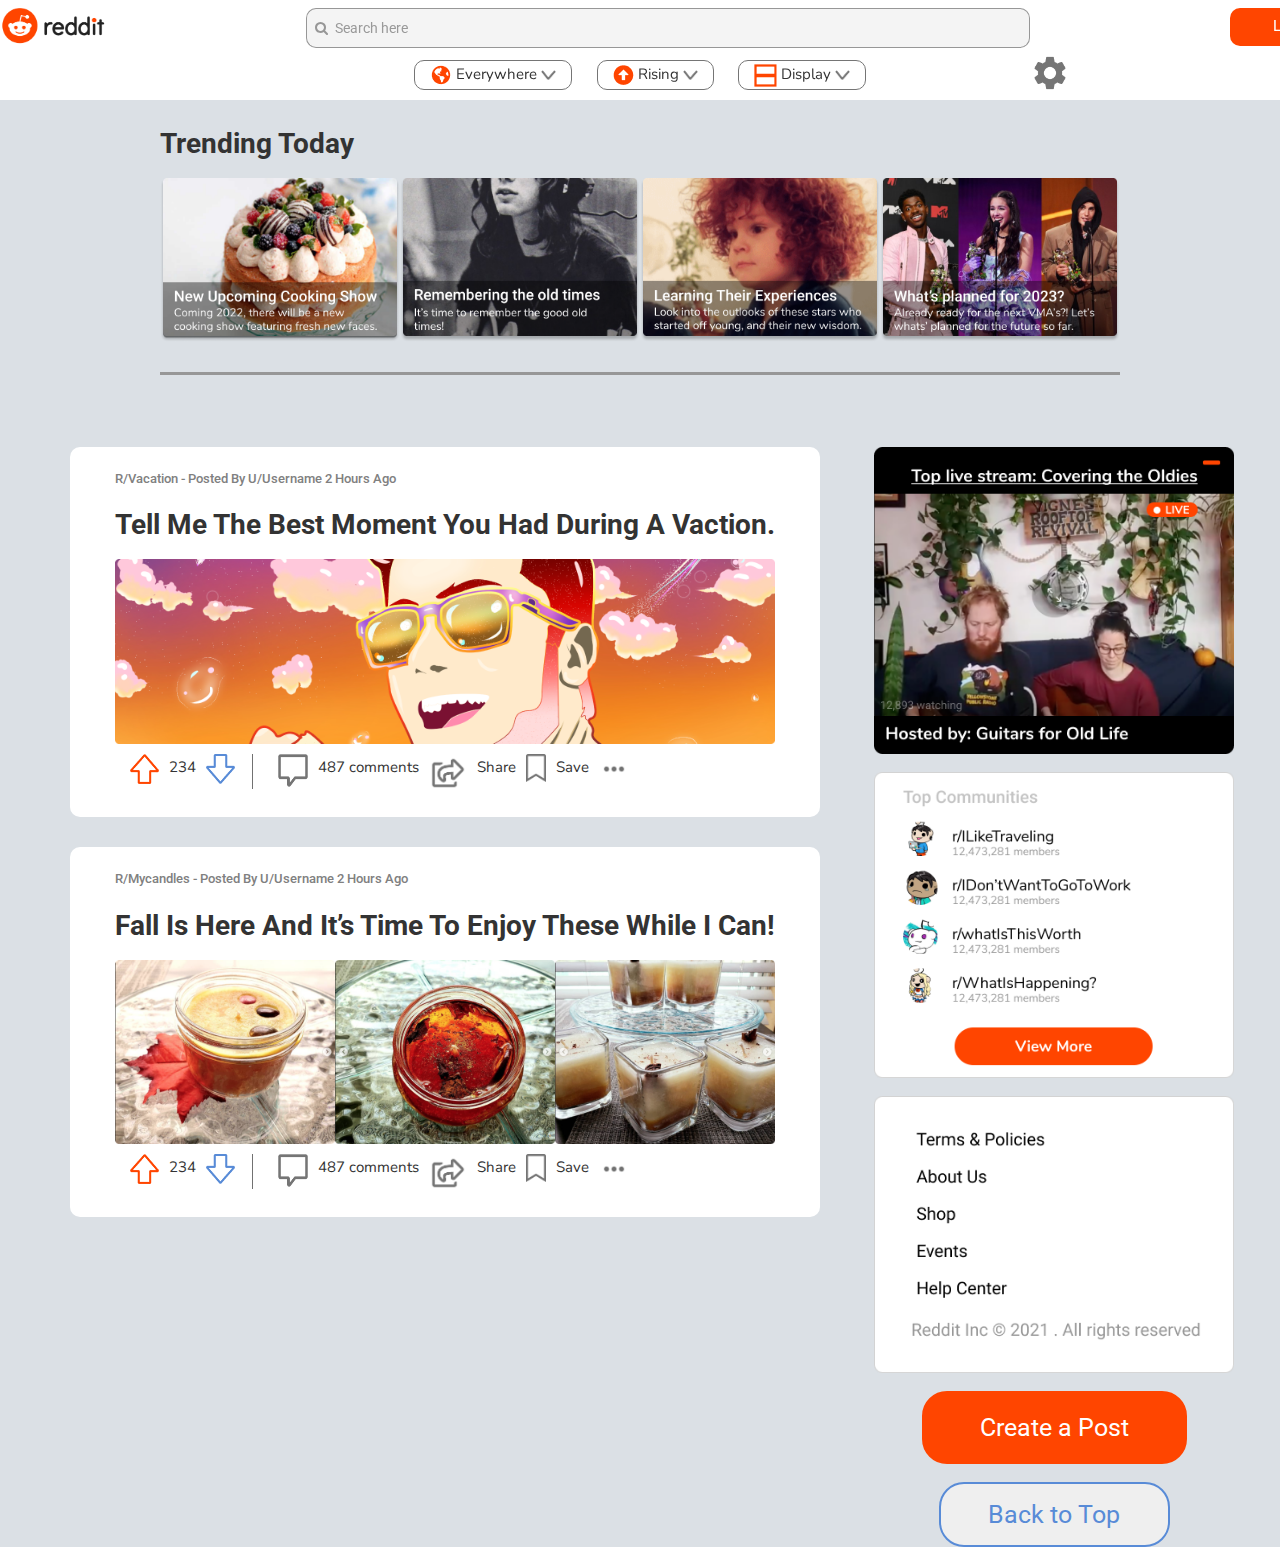
<file: index.html>
<!DOCTYPE html>
<!--[if lt IE 7]>      <html class="no-js lt-ie9 lt-ie8 lt-ie7"> <![endif]-->
<!--[if IE 7]>         <html class="no-js lt-ie9 lt-ie8"> <![endif]-->
<!--[if IE 8]>         <html class="no-js lt-ie9"> <![endif]-->
<!--[if gt IE 8]><!--> 

<html class="no-js"> <!--<![endif]-->
    <head>

        <!-- meta -->
        <meta charset="utf-8">
        <meta name="viewport" content="width=device-width, initial-scale=1">
        <meta http-equiv="X-UA-Compatible" content="IE=edge">

        <title>Reddit Redesign</title>
        
        <!-- stylesheets -->
        <link rel="preconnect" href="https://fonts.googleapis.com">
        <link rel="preconnect" href="https://fonts.gstatic.com" crossorigin>
        <link href="https://fonts.googleapis.com/css2?family=Nunito:ital,wght@0,200;0,300;0,400;0,600;0,700;0,800;0,900;1,200;1,300;1,400;1,600;1,700;1,800;1,900&display=swap" rel="stylesheet">
        <link rel="stylesheet" href="assets/css/bootstrap.min.css">
        <link rel="stylesheet" href="assets/css/font-awesome.min.css">
        <link rel="stylesheet" href="assets/css/animate.css">
        <link rel="stylesheet" href="assets/css/style.css">

    </head>

    <body>

        <nav class="navbar navbar-default navbar-fixed-top">
            <div ><!--THIS HAD A CONTAINER I REMOVED IT WAS HERE IF I NEED IT AGAIN-->
                <!-- Brand and toggle get grouped for better mobile display -->
                <div class="navbar-header navDisplay">
                    <img src="..\images\reddit-logo 1.png" alt="Site Logo"  height="48" width="106" class="inline-block topFix">
                    <div class="search-widget inline-block centerBox"><!--Search bar--> 
                        <div class="input-group margin-bottom-sm "><!--Box containing the search bar--><!--SEARCH BORDER GOES HERE-->
                            <a href="#" class="input-group-addon">
                                <i class="fa fa-search fa-fw"></i><!--This is the Search Icon-->
                            </a>
                            <input class="form-control" type="text" placeholder="Search here"><!--Input for text in search bar-->
                        </div>
                    </div>
                    <div>
                        <button class="inline-block login topFix2">Login</button><!--Login Button-->
                        <img src=".\images\setting icon-default.png" alt="Settings" class="inline-block widgetMargin" height="40px" width="40px"><!--Settings Widget-->
                    </div>
                </div>
                <div class="navbar-header2 navDisplay2">
                    <div class="dropSpacing navDisplay2">
                        <div class="inline-block dropDown">
                            <img src=".\images\everywhere_icon.png" alt="Earth_icon" class="buttonL">
                            <p class="inline-block">Everywhere</p>
                            <img src=".\images\Drop_icon.png" alt="drop_icon" height="10px" width="15px" class="buttonR">
                        </div>
                        <div class="inline-block dropDown">
                            <img src=".\images\rising_Icon.png" alt="Rising_icon" class="buttonL">
                            <p class="inline-block">Rising</p>
                            <img src=".\images\Drop_icon.png" alt="drop_icon" height="10px" width="15px" class="buttonR">
                        </div>                    <div class="inline-block dropDown">
                            <img src=".\images\display_Icon.png" alt="Display_icon" class="buttonL">
                            <p class="inline-block">Display</p>
                            <img src=".\images\Drop_icon.png" alt="drop_icon" height="10px" width="15px" class="buttonR">
                        </div>
                    </div>
                </div>
            </div><!-- end of /.container -->
        </nav>

<!--- Trending section start-->

<h2 class="today">Trending Today</h2>
<div class="containerT">
    <div class="trending">
        <img src="./images/Trending 1.png" alt="trending1" width="25%"> 
        <img src="./images/Trending 2.png" alt="trending2" width="25%">
        <img src="./images/Trending 3.png" alt="trending3" width="25%">
        <img src="./images/Trending 4.png" alt="trending4" width="25%">
    </div>

</div>

<!--- Trending section end-->

        <main>
            <div class="container">
                <div class="row">

                    <!-- blog-contents -->
                    <section class="col-md-8">

                        <article class="single-blog-item">
                            
                            <h6> r/vacation - Posted by u/username 2 hours ago</h6>
                            <h2>Tell me the best moment you had during a vaction.</h2>
                            <img class="img-responsive" src="./images/Chandler 3.png" alt="vacation">

                            <div class="icons">
                                <div class="arrows">
                                    <img class ="spacing" src="./images/orangeArrowEmpty.png" alt="upArrow" height="30" width="30">
                                    <p class ="spacing">234</p>
                                    <img class ="spacing" src="./images/blueArrowEmpty.png" alt="downArrow" height="30" width="30">
                                    <img class="line" src="./images/line.png" alt="line" height="35">
                                </div>

                                <div class="otherIcons">
                                    <img class ="spacing" src="./images/commentEmpty.png" alt="commentIcon" height="33" width="30">
                                    <p class ="spacing">487 comments</p>
                                    <img class ="spacing" src="./images/shareEmpty.png" alt="shareIcon" height="38" width="38">
                                    <p class ="spacing">Share</p>
                                    <img class ="spacing" src="./images/saveEmpty.png" alt="saveIcon" height="28" width="20">
                                    <p class ="spacing">Save</p>
                                    <img class ="spacing" src="./images/3dotsEmpty.png" alt="moreIcon" height="30" width="30">
                                </div>
                            </div>

                        </article>
                        <article class="single-blog-item">

                            <h6> r/mycandles - Posted by u/username 2 hours ago</h6>
                            <h2>Fall is here and it’s time to enjoy these while I can!</h2>
                            <img class="img-responsive" src="./images/candles.png" alt="spoon">

                            <div class="icons">
                                <div class="arrows">
                                    <img class ="spacing" src="./images/orangeArrowEmpty.png" alt="upArrow" height="30" width="30">
                                    <p class ="spacing">234</p>
                                    <img class ="spacing" src="./images/blueArrowEmpty.png" alt="downArrow" height="30" width="30">
                                    <img class="line" src="./images/line.png" alt="line" height="35">
                                </div>

                                <div class="otherIcons">
                                    <img class ="spacing" src="./images/commentEmpty.png" alt="commentIcon" height="33" width="30">
                                    <p class ="spacing">487 comments</p>
                                    <img class ="spacing" src="./images/shareEmpty.png" alt="shareIcon" height="38" width="38">
                                    <p class ="spacing">Share</p>
                                    <img class ="spacing" src="./images/saveEmpty.png" alt="saveIcon" height="28" width="20">
                                    <p class ="spacing">Save</p>
                                    <img class ="spacing" src="./images/3dotsEmpty.png" alt="moreIcon" height="30" width="30">
                                </div>
                            </div>

                        </article>
                    </section>
                    <!-- end of blog-contents -->

                    <!-- sidebar -->

                    <aside class="col-md-4 col-sm-8 col-xs-8">
                        <div class="sidebar">
                            
                            <a href="http://themewagon.com/" class="template-images liveStream">
                                <img class="img-responsive" src="./images/live stream.png" alt="Template Store">
                                <div class="overlay"></div>
                            </a>
                            
                            <img class="sidebarContent img-responsive" src="./images/Group 137.png" alt="topCommunities">
                            <img class="img-responsive" src="./images/footer416.png" alt="footer">   

                            <div class="buttons">
                                <button class ="bttnOrange">Create a Post</button>
                                <button class ="bttnBlue">Back to Top</button>
                            </div>
                        </div>
                    </aside> 
                    <!-- end of sidebar -->

                </div>
            </div> <!-- end of /.container -->
        </main>


        
              


        <!--  Necessary scripts  -->

        <script type="text/javascript" src="assets/js/jquery-2.1.3.min.js"></script>
        <script type="text/javascript" src="assets/js/bootstrap.min.js"></script>
        <script type="text/javascript" src="assets/js/jQuery.scrollSpeed.js"></script>

        <!-- smooth-scroll -->

        <script>
        $(function() {  
            jQuery.scrollSpeed(100, 1000);
        });
        </script>

    </body>
</html>
</file>
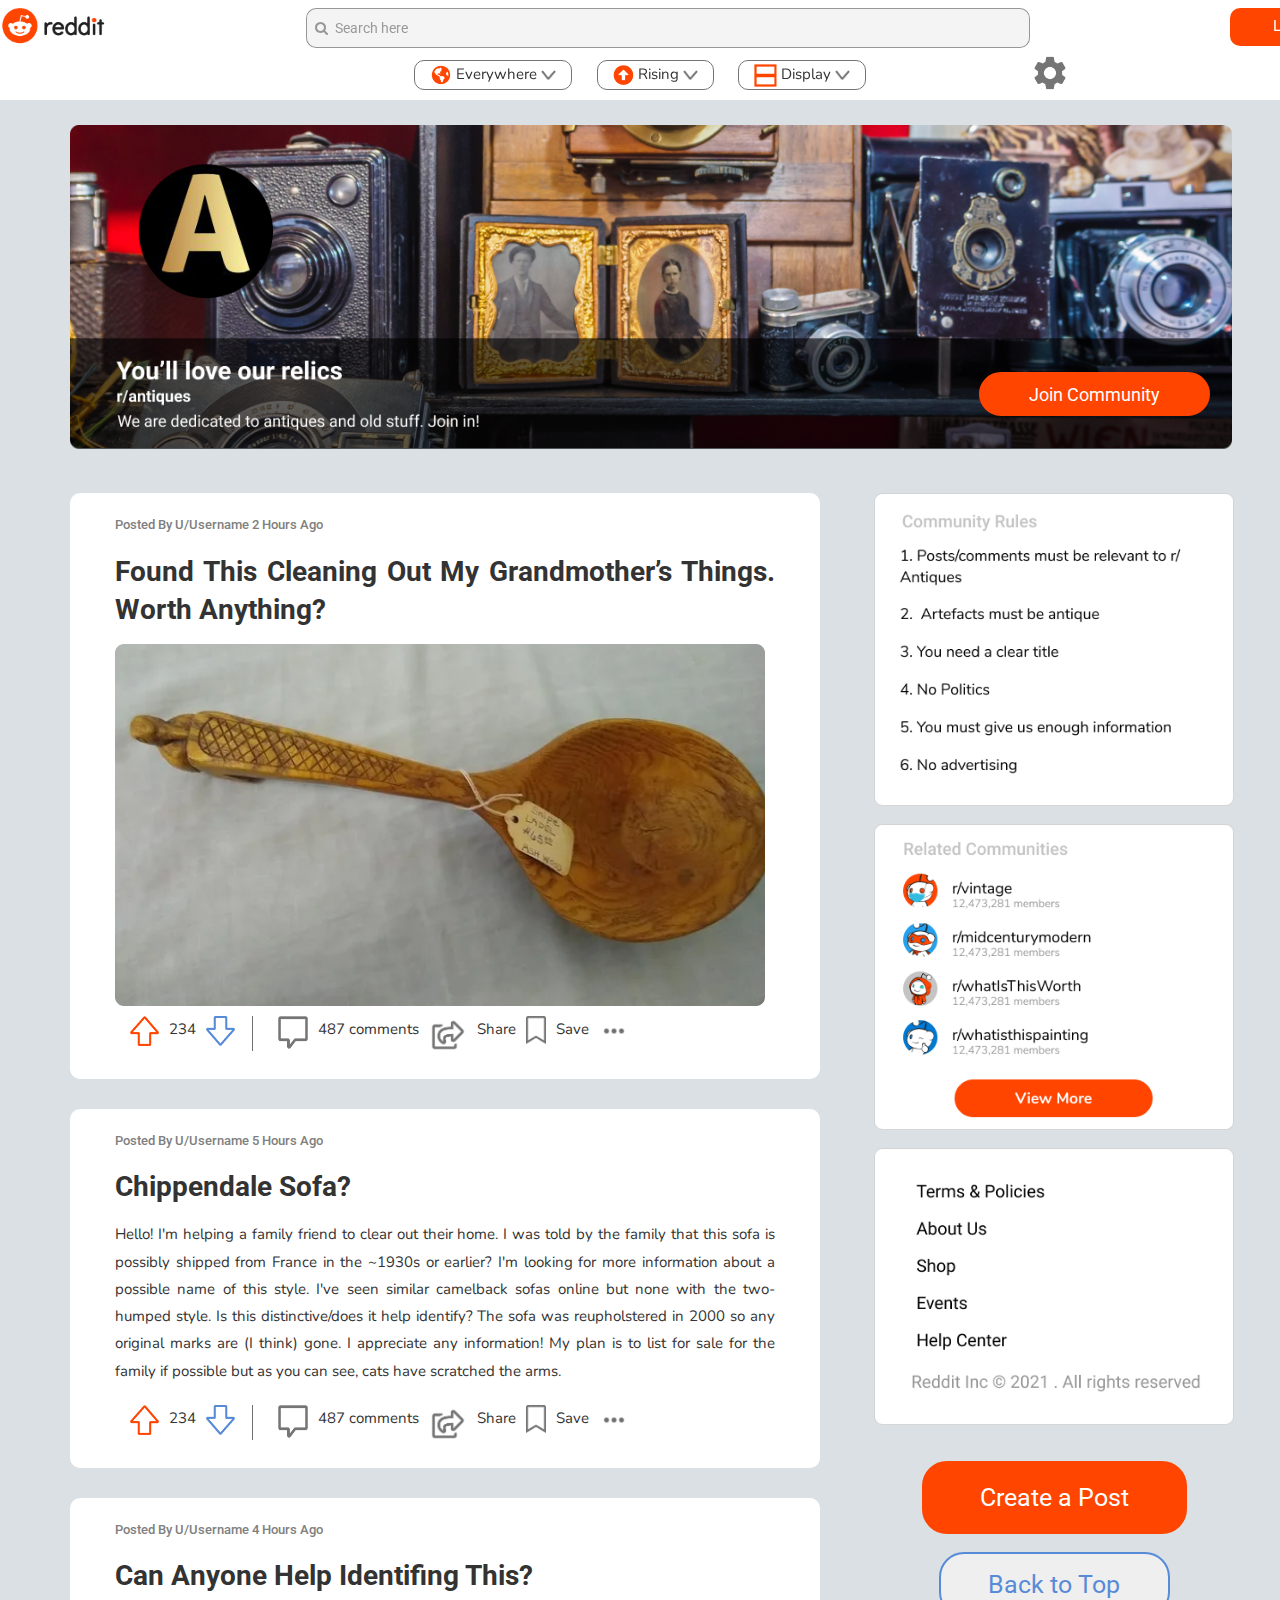
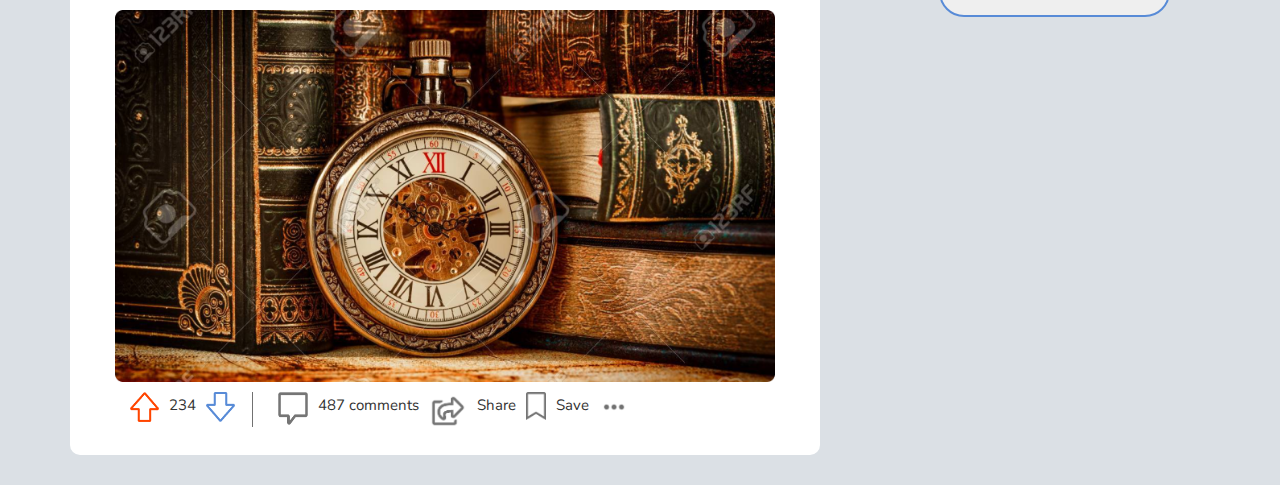
<file: community page.html>
<!DOCTYPE html>
<!--[if lt IE 7]>      <html class="no-js lt-ie9 lt-ie8 lt-ie7"> <![endif]-->
<!--[if IE 7]>         <html class="no-js lt-ie9 lt-ie8"> <![endif]-->
<!--[if IE 8]>         <html class="no-js lt-ie9"> <![endif]-->
<!--[if gt IE 8]><!--> 

<html class="no-js"> <!--<![endif]-->
    <head>

        <!-- meta -->
        <meta charset="utf-8">
        <meta name="viewport" content="width=device-width, initial-scale=1">
        <meta http-equiv="X-UA-Compatible" content="IE=edge">

        <title>Reddit Redesign</title>
        
        <!-- stylesheets -->
        <link rel="preconnect" href="https://fonts.googleapis.com">
        <link rel="preconnect" href="https://fonts.gstatic.com" crossorigin>
        <link href="https://fonts.googleapis.com/css2?family=Nunito:ital,wght@0,200;0,300;0,400;0,600;0,700;0,800;0,900;1,200;1,300;1,400;1,600;1,700;1,800;1,900&display=swap" rel="stylesheet">
        <link rel="stylesheet" href="assets/css/bootstrap.min.css">
        <link rel="stylesheet" href="assets/css/font-awesome.min.css">
        <link rel="stylesheet" href="assets/css/animate.css">
        <link rel="stylesheet" href="assets/css/style.css">

    </head>

    <body>

        <nav class="navbar navbar-default navbar-fixed-top">
            <div ><!--THIS HAD A CONTAINER I REMOVED IT WAS HERE IF I NEED IT AGAIN-->
                <!-- Brand and toggle get grouped for better mobile display -->
                <div class="navbar-header navDisplay">
                    <img src="./images/reddit-logo 1.png" alt="Site Logo"  height="48" width="106" class="inline-block topFix">
                    <div class="search-widget inline-block centerBox"><!--Search bar--> 
                        <div class="input-group margin-bottom-sm "><!--Box containing the search bar--><!--SEARCH BORDER GOES HERE-->
                            <a href="#" class="input-group-addon">
                                <i class="fa fa-search fa-fw"></i><!--This is the Search Icon-->
                            </a>
                            <input class="form-control" type="text" placeholder="Search here"><!--Input for text in search bar-->
                        </div>
                    </div>
                    <div>
                        <button class="inline-block login topFix2">Login</button><!--Login Button-->
                        <img src="./images/setting icon-default.png" alt="Settings" class="inline-block widgetMargin" height="40px" width="40px"><!--Settings Widget-->
                    </div>
                </div>
                <div class="navbar-header2 navDisplay2">
                    <div class="dropSpacing navDisplay2">
                        <div class="inline-block dropDown">
                            <img src="./images/everywhere_icon.png" alt="Earth_icon" class="buttonL">
                            <p class="inline-block">Everywhere</p>
                            <img src="./images/Drop_icon.png" alt="drop_icon" height="10px" width="15px" class="buttonR">
                        </div>
                        <div class="inline-block dropDown">
                            <img src="./images/rising_Icon.png" alt="Rising_icon" class="buttonL">
                            <p class="inline-block">Rising</p>
                            <img src="./images/Drop_icon.png" alt="drop_icon" height="10px" width="15px" class="buttonR">
                        </div>                    <div class="inline-block dropDown">
                            <img src="./images/display_Icon.png" alt="Display_icon" class="buttonL">
                            <p class="inline-block">Display</p>
                            <img src="./images/Drop_icon.png" alt="drop_icon" height="10px" width="15px" class="buttonR">
                        </div>
                    </div>
                </div>
            </div><!-- end of /.container -->
        </nav>



        <main>
            <div class="container">

                <div class="row">

                    <div class="communityHero">
                        <img class="communityHeader img-responsive" src="./images/community header.png" alt="communityHeader" width="1162">
                        <button class ="bttn">Join Community</button>
                    </div>

                    <!-- blog-contents -->
                    <section class="col-md-8">

                        <article class="single-blog-item">

                            <h6>Posted by u/username 2 hours ago</h6>
                            <h2>Found this cleaning out my grandmother’s things. Worth anything?</h2>
                            <img class="img-responsive" src="./images/spoon.png" alt="spoon">

                            <div class="icons">
                                <div class="arrows">
                                    <img class ="spacing" src="./images/orangeArrowEmpty.png" alt="upArrow" height="30" width="30">
                                    <p class ="spacing">234</p>
                                    <img class ="spacing" src="./images/blueArrowEmpty.png" alt="downArrow" height="30" width="30">
                                    <img class="line" src="./images/line.png" alt="line" height="35">
                                </div>

                                <div class="otherIcons">
                                    <img class ="spacing" src="./images/commentEmpty.png" alt="commentIcon" height="33" width="30">
                                    <p class ="spacing">487 comments</p>
                                    <img class ="spacing" src="./images/shareEmpty.png" alt="shareIcon" height="38" width="38">
                                    <p class ="spacing">Share</p>
                                    <img class ="spacing" src="./images/saveEmpty.png" alt="saveIcon" height="28" width="20">
                                    <p class ="spacing">Save</p>
                                    <img class ="spacing" src="./images/3dotsEmpty.png" alt="moreIcon" height="30" width="30">
                                </div>
                            </div>

                        </article>
                        <article class="single-blog-item">

                            <h6>Posted by u/username 5 hours ago</h6>
                            <h2>chippendale sofa?</h2>
                            <p>Hello! I'm helping a family friend to clear out their home. I was told by the family that this sofa is possibly shipped from France in the ~1930s or earlier? I'm looking for more information about a possible name of this style. I've seen similar camelback sofas online but none with the two-humped style. Is this distinctive/does it help identify? The sofa was reupholstered in 2000 so any original marks are (I think) gone.
                                I appreciate any information! My plan is to list for sale for the family if possible but as you can see, cats have scratched the arms.
                                </p>

                            <div class="icons">
                                <div class="arrows">
                                    <img class ="spacing" src="./images/orangeArrowEmpty.png" alt="upArrow" height="30" width="30">
                                    <p class ="spacing">234</p>
                                    <img class ="spacing" src="./images/blueArrowEmpty.png" alt="downArrow" height="30" width="30">
                                    <img class="line" src="./images/line.png" alt="line" height="35">
                                </div>

                                <div class="otherIcons">
                                    <img class ="spacing" src="./images/commentEmpty.png" alt="commentIcon" height="33" width="30">
                                    <p class ="spacing">487 comments</p>
                                    <img class ="spacing" src="./images/shareEmpty.png" alt="shareIcon" height="38" width="38">
                                    <p class ="spacing">Share</p>
                                    <img class ="spacing" src="./images/saveEmpty.png" alt="saveIcon" height="28" width="20">
                                    <p class ="spacing">Save</p>
                                    <img class ="spacing" src="./images/3dotsEmpty.png" alt="moreIcon" height="30" width="30">
                                </div>
                            </div>

                        </article>

                        <article class="single-blog-item">

                            <h6>Posted by u/username 4 hours ago</h6>
                            <h2>Can anyone help identifing this?</h2>
                            <img class="img-responsive" src="./images/clock.png" alt="clock">

                            <div class="icons">
                                <div class="arrows">
                                    <img class ="spacing" src="./images/orangeArrowEmpty.png" alt="upArrow" height="30" width="30">
                                    <p class ="spacing">234</p>
                                    <img class ="spacing" src="./images/blueArrowEmpty.png" alt="downArrow" height="30" width="30">
                                    <img class="line" src="./images/line.png" alt="line" height="35">
                                </div>

                                <div class="otherIcons">
                                    <a href="../ThemeBlog-master/">
                                        <img class ="spacing" src="./images/commentEmpty.png" alt="commentIcon" height="33" width="30">
                                    </a>
                                    <p class ="spacing">487 comments</p>
                                    <img class ="spacing" src="./images/shareEmpty.png" alt="shareIcon" height="38" width="38">
                                    <p class ="spacing">Share</p>
                                    <img class ="spacing" src="./images/saveEmpty.png" alt="saveIcon" height="28" width="20">
                                    <p class ="spacing">Save</p>
                                    <img class ="spacing" src="./images/3dotsEmpty.png" alt="moreIcon" height="30" width="30">
                                </div>
                            </div>

                        </article>
                    </section>
                    <!-- end of blog-contents -->

                    <!-- sidebar -->

                    <aside class="col-md-4 col-sm-8 col-xs-8">
                        <div class="sidebar">
                            
                            <img class="sidebarContent img-responsive" src="./images/community rules.png" alt="communityRules">
                            <img class="sidebarContent img-responsive" src="./images/related communities.png" alt="relatedCommunities">
                            <img class="sidebarContent img-responsive" src="./images/footer416.png" alt="footer">   

                            <div class="buttons">
                                <button class ="bttnOrange">Create a Post</button>
                                <button class ="bttnBlue">Back to Top</button>
                            </div>
                        </div>
                    </aside> 
                    <!-- end of sidebar -->

                </div>
            </div> <!-- end of /.container -->
        </main>


        
              


        <!--  Necessary scripts  -->

        <script type="text/javascript" src="assets/js/jquery-2.1.3.min.js"></script>
        <script type="text/javascript" src="assets/js/bootstrap.min.js"></script>
        <script type="text/javascript" src="assets/js/jQuery.scrollSpeed.js"></script>

        <!-- smooth-scroll -->

        <script>
        $(function() {  
            jQuery.scrollSpeed(100, 1000);
        });
        </script>

    </body>
</html>
</file>
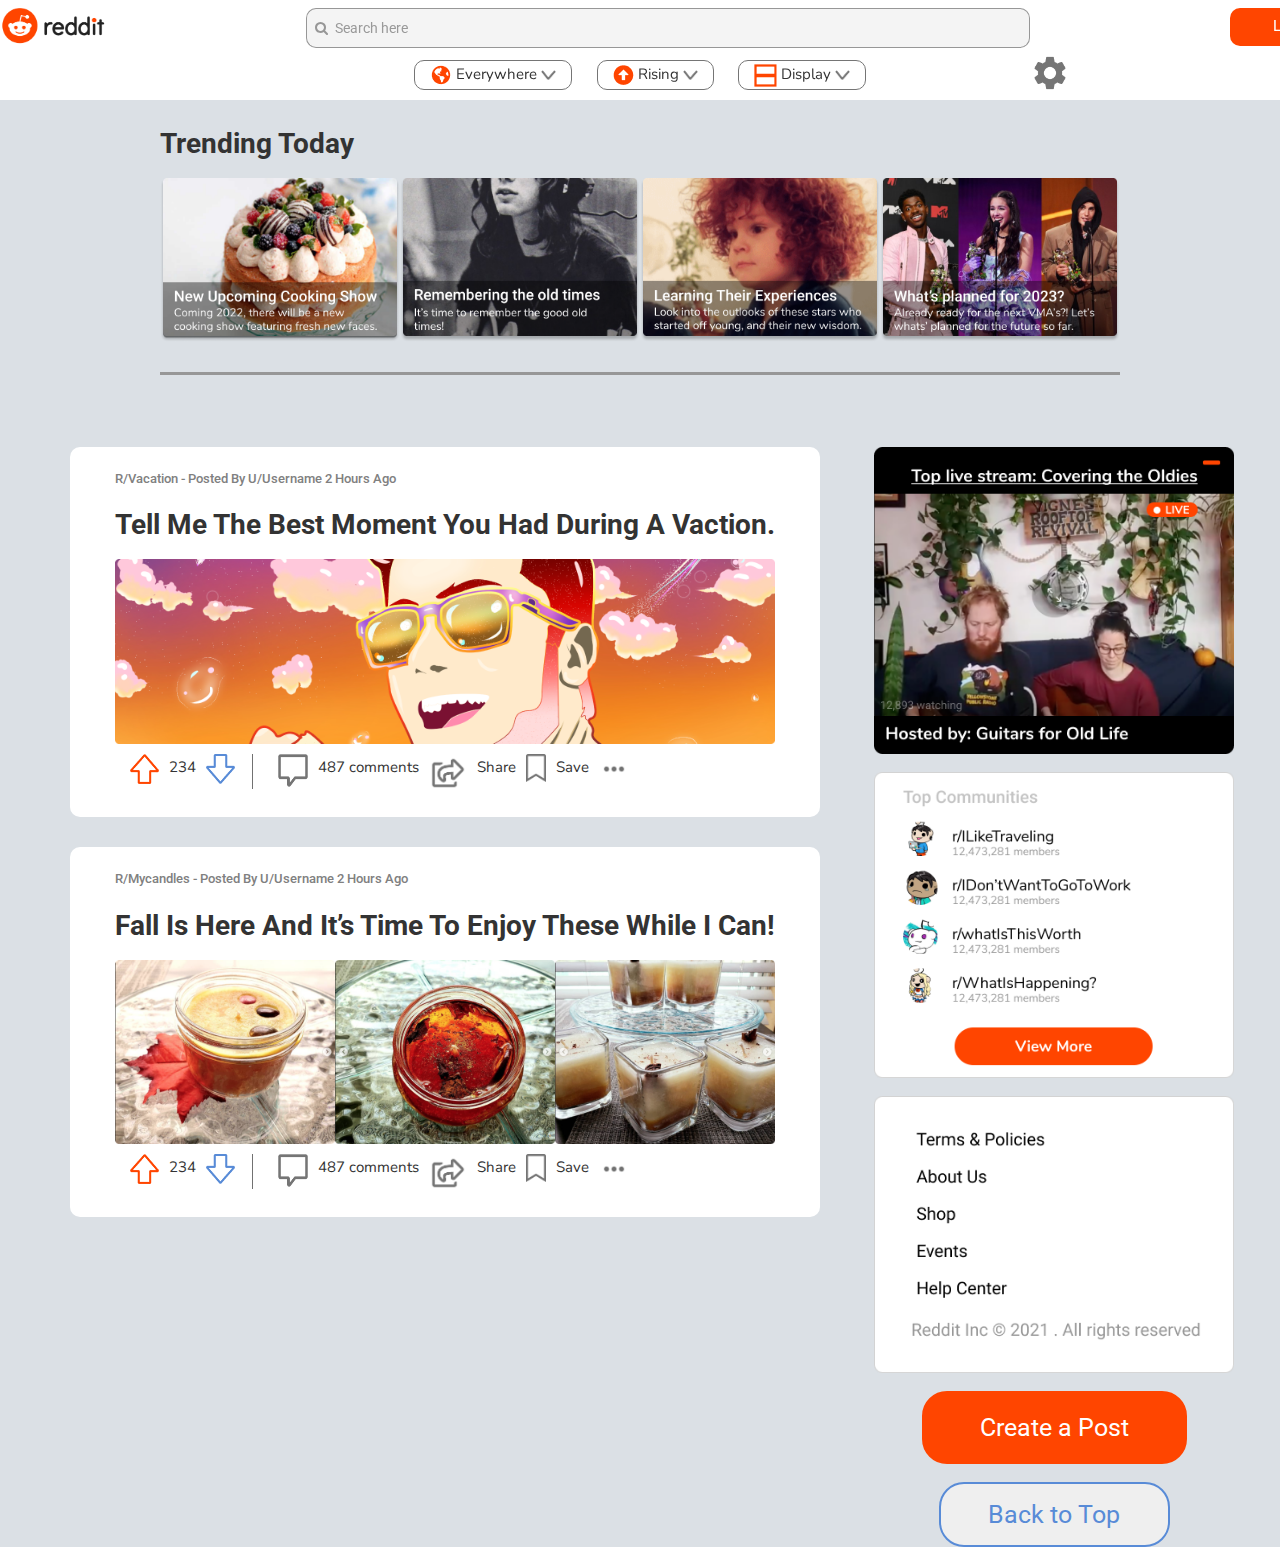
<file: single_blog_page.html>
<!DOCTYPE html>
<!--[if lt IE 7]>      <html class="no-js lt-ie9 lt-ie8 lt-ie7"> <![endif]-->
<!--[if IE 7]>         <html class="no-js lt-ie9 lt-ie8"> <![endif]-->
<!--[if IE 8]>         <html class="no-js lt-ie9"> <![endif]-->
<!--[if gt IE 8]><!--> 

<html class="no-js"> <!--<![endif]-->
    <head>

        <!-- meta -->
        <meta charset="utf-8">
        <meta name="viewport" content="width=device-width, initial-scale=1">
        <meta http-equiv="X-UA-Compatible" content="IE=edge">

        <title>Reddit Redesign</title>
        
        <!-- stylesheets -->
        <link rel="preconnect" href="https://fonts.googleapis.com">
        <link rel="preconnect" href="https://fonts.gstatic.com" crossorigin>
        <link href="https://fonts.googleapis.com/css2?family=Nunito:ital,wght@0,200;0,300;0,400;0,600;0,700;0,800;0,900;1,200;1,300;1,400;1,600;1,700;1,800;1,900&display=swap" rel="stylesheet">
        <link rel="stylesheet" href="assets/css/bootstrap.min.css">
        <link rel="stylesheet" href="assets/css/font-awesome.min.css">
        <link rel="stylesheet" href="assets/css/animate.css">
        <link rel="stylesheet" href="assets/css/style.css">

    </head>

    <body>

        <nav class="navbar navbar-default navbar-fixed-top">
            <div ><!--THIS HAD A CONTAINER I REMOVED IT WAS HERE IF I NEED IT AGAIN-->
                <!-- Brand and toggle get grouped for better mobile display -->
                <div class="navbar-header navDisplay">
                    <img src="..\images\reddit-logo 1.png" alt="Site Logo"  height="48" width="106" class="inline-block topFix">
                    <div class="search-widget inline-block centerBox"><!--Search bar--> 
                        <div class="input-group margin-bottom-sm "><!--Box containing the search bar--><!--SEARCH BORDER GOES HERE-->
                            <a href="#" class="input-group-addon">
                                <i class="fa fa-search fa-fw"></i><!--This is the Search Icon-->
                            </a>
                            <input class="form-control" type="text" placeholder="Search here"><!--Input for text in search bar-->
                        </div>
                    </div>
                    <div>
                        <button class="inline-block login topFix2">Login</button><!--Login Button-->
                        <img src="..\images\setting icon-default.png" alt="Settings" class="inline-block widgetMargin" height="40px" width="40px"><!--Settings Widget-->
                    </div>
                </div>
                <div class="navbar-header2 navDisplay2">
                    <div class="dropSpacing navDisplay2">
                        <div class="inline-block dropDown">
                            <img src="..\images\everywhere_icon.png" alt="Earth_icon" class="buttonL">
                            <p class="inline-block">Everywhere</p>
                            <img src="..\images\Drop_icon.png" alt="drop_icon" height="10px" width="15px" class="buttonR">
                        </div>
                        <div class="inline-block dropDown">
                            <img src="..\images\rising_Icon.png" alt="Rising_icon" class="buttonL">
                            <p class="inline-block">Rising</p>
                            <img src="..\images\Drop_icon.png" alt="drop_icon" height="10px" width="15px" class="buttonR">
                        </div>                    <div class="inline-block dropDown">
                            <img src="..\images\display_Icon.png" alt="Display_icon" class="buttonL">
                            <p class="inline-block">Display</p>
                            <img src="..\images\Drop_icon.png" alt="drop_icon" height="10px" width="15px" class="buttonR">
                        </div>
                    </div>
                </div>
            </div><!-- end of /.container -->
        </nav>

<!--- Trending section start-->

<h2 class="today">Trending Today</h2>
<div class="containerT">
    <div class="trending">
        <img src="../images/Trending 1.png" alt="trending1" width="25%"> 
        <img src="../images/Trending 2.png" alt="trending2" width="25%">
        <img src="../images/Trending 3.png" alt="trending3" width="25%">
        <img src="../images/Trending 4.png" alt="trending4" width="25%">
    </div>

</div>

<!--- Trending section end-->

        <main>
            <div class="container">
                <div class="row">

                    <!-- blog-contents -->
                    <section class="col-md-8">

                        <article class="single-blog-item">
                            
                            <h6> r/vacation - Posted by u/username 2 hours ago</h6>
                            <h2>Tell me the best moment you had during a vaction.</h2>
                            <img class="img-responsive" src="../images/Chandler 3.png" alt="vacation">

                            <div class="icons">
                                <div class="arrows">
                                    <img class ="spacing" src="../images/orangeArrowEmpty.png" alt="upArrow" height="30" width="30">
                                    <p class ="spacing">234</p>
                                    <img class ="spacing" src="../images/blueArrowEmpty.png" alt="downArrow" height="30" width="30">
                                    <img class="line" src="../images/line.png" alt="line" height="35">
                                </div>

                                <div class="otherIcons">
                                    <img class ="spacing" src="../images/commentEmpty.png" alt="commentIcon" height="33" width="30">
                                    <p class ="spacing">487 comments</p>
                                    <img class ="spacing" src="../images/shareEmpty.png" alt="shareIcon" height="38" width="38">
                                    <p class ="spacing">Share</p>
                                    <img class ="spacing" src="../images/saveEmpty.png" alt="saveIcon" height="28" width="20">
                                    <p class ="spacing">Save</p>
                                    <img class ="spacing" src="../images/3dotsEmpty.png" alt="moreIcon" height="30" width="30">
                                </div>
                            </div>

                        </article>
                        <article class="single-blog-item">

                            <h6> r/mycandles - Posted by u/username 2 hours ago</h6>
                            <h2>Fall is here and it’s time to enjoy these while I can!</h2>
                            <img class="img-responsive" src="../images/candles.png" alt="spoon">

                            <div class="icons">
                                <div class="arrows">
                                    <img class ="spacing" src="../images/orangeArrowEmpty.png" alt="upArrow" height="30" width="30">
                                    <p class ="spacing">234</p>
                                    <img class ="spacing" src="../images/blueArrowEmpty.png" alt="downArrow" height="30" width="30">
                                    <img class="line" src="../images/line.png" alt="line" height="35">
                                </div>

                                <div class="otherIcons">
                                    <img class ="spacing" src="../images/commentEmpty.png" alt="commentIcon" height="33" width="30">
                                    <p class ="spacing">487 comments</p>
                                    <img class ="spacing" src="../images/shareEmpty.png" alt="shareIcon" height="38" width="38">
                                    <p class ="spacing">Share</p>
                                    <img class ="spacing" src="../images/saveEmpty.png" alt="saveIcon" height="28" width="20">
                                    <p class ="spacing">Save</p>
                                    <img class ="spacing" src="../images/3dotsEmpty.png" alt="moreIcon" height="30" width="30">
                                </div>
                            </div>

                        </article>
                    </section>
                    <!-- end of blog-contents -->

                    <!-- sidebar -->

                    <aside class="col-md-4 col-sm-8 col-xs-8">
                        <div class="sidebar">
                            
                            <a href="http://themewagon.com/" class="template-images liveStream">
                                <img class="img-responsive" src="../images/live stream.png" alt="Template Store">
                                <div class="overlay"></div>
                            </a>
                            
                            <img class="sidebarContent img-responsive" src="../images/Group 137.png" alt="topCommunities">
                            <img class="img-responsive" src="../images/footer416.png" alt="footer">   

                            <div class="buttons">
                                <button class ="bttnOrange">Create a Post</button>
                                <button class ="bttnBlue">Back to Top</button>
                            </div>
                        </div>
                    </aside> 
                    <!-- end of sidebar -->

                </div>
            </div> <!-- end of /.container -->
        </main>


        
              


        <!--  Necessary scripts  -->

        <script type="text/javascript" src="assets/js/jquery-2.1.3.min.js"></script>
        <script type="text/javascript" src="assets/js/bootstrap.min.js"></script>
        <script type="text/javascript" src="assets/js/jQuery.scrollSpeed.js"></script>

        <!-- smooth-scroll -->

        <script>
        $(function() {  
            jQuery.scrollSpeed(100, 1000);
        });
        </script>

    </body>
</html>
</file>
<file: assets/css/style.css>
@import url(http://fonts.googleapis.com/css?family=Roboto:400,300,500,700);

/*=======================================================================
						Navigation menu
=========================================================================*/

.navbar {
	margin-bottom: 0px;
	height: 100px;
	display: inline-block;
}

.inline-block {
	display: inline-block;
	vertical-align: top;
}

.centerBox {
	margin: 8px 0px;
}

.navbar-header {
	width:100%;
	height: 50px;
}

.topFix {
	margin-right: 200px;
}

.topFix2 {
	margin-left: 200px;
}

/*spacing for drop down filters */
.navbar-header2 {
	width: 100%;
	align-content: center;
}

.containerT{
	justify-content: center;
	width: 75%;
	margin: auto;
	padding-bottom: 30px;
	border-bottom: 3px solid #979797;
}

.today{
	position: relative;
	left: 12.5%;
}

/*spacing for drop down filters */
.dropSpacing {
	height: fit-content;
	margin: 0px 0px;
	display: inline-block;
	width: 500px;
}

/*adds a border and curves to search bar*/
.searchBorder {
	border: 1px solid #757575;
	border-radius: 40px;
}

/*styles login button*/
.login {
	width: 123px;
	height: 38px;
	background-color: #ff4500;
	border-radius: 10px;
	color: white;
	border: none;
	margin-top: 8px;
}

.widgetMargin {
	margin-top: 7px;
}

/*margin for login/settings buttons*/


/*dropdown search filter styling */
.dropDown {
	border: 1px solid #757575;
	height: 30px;
	width: fit-content;
	border-radius: 10px;
}

/*margin inside dropdown filters so content isnt squished */
.buttonL {
	margin-left: 15px;
}

/*margin inside dropdown filters so content isnt squished */
.buttonR {
	margin-right: 15px;
}

.navDisplay {
	display: flex;
	justify-content: space-evenly;
	margin-bottom: 10px;
}

.navDisplay2 {
	display: flex;
	justify-content: space-evenly;
}

.navContainer {
	margin: 0px;
}

.navbar-default {
	background-color: white;
	border: none;
	
}

.navbar-default .navbar-nav>.active>a, 
.navbar-default .navbar-nav>.active>a:focus, 
.navbar-default .navbar-nav>.active>a:hover {
	background-color: transparent;
	color: #E4840D;
}

.navbar-default .navbar-nav>li>a {
	color: rgba(238, 238, 238, 0.7);
	font-size: 12px;
	/*text-align: center;*/
	padding-right: 0px;
	margin-left: 15px;
	text-transform: uppercase;
	letter-spacing: .75px;
	word-spacing: 2px;
	-webkit-transition: all 0.75s;
	-moz-transition: all 0.75s;
	-ms-transition: all 0.75s;
	-o-transition: all 0.75s;
	transition: all 0.0.75s;
}

.navbar-default .navbar-nav>li>a:focus, 
.navbar-default .navbar-nav>li>a:hover {
	color: #eeeeee;
}

.navbar-default .navbar-nav>li>a:after {
	background-color: #eeeeee;
	display: block;
	position: absolute;
	left: 9px;
	bottom: 0;
	width: 0;
	height: 2px;
	content: "";
	-webkit-transition: all 0.75s;
	-moz-transition: all 0.75s;
	-ms-transition: all 0.75s;
	-o-transition: all 0.75s;
	transition: all 0.0.75s;
}

.navbar-default .navbar-nav>.active>a:after,
.navbar-default .navbar-nav>li>a:focus:after, 
.navbar-default .navbar-nav>li>a:hover:after {
	width: 100%;
	/*left: 9px;*/
}

.navbar-default .navbar-nav>.active>a:after {
	background-color: #E4840D;
}

/*.navbar-default .navbar-nav>.active>a:hover:after {
	width: 0%;
}*/

.navbar-default .navbar-brand {
    padding: 7px 15px;
}

.navbar-brand>img {
    width: 155px;
}

.navbar-default .navbar-brand span:last-child {
	color: #E4840D;
    font-weight: 400;
    padding-left: 4px;
}

.navbar-default .navbar-brand:focus, .navbar-default .navbar-brand:hover {
	color: #dadada;
}

.navbar-default .navbar-toggle {
	border-color: #AF6F20;
    border-radius: 0px;
}

.navbar-default .navbar-toggle .icon-bar {
	background-color: #D2924C;
}

.navbar-default .navbar-toggle:focus, 
.navbar-default .navbar-toggle:hover {
	border: none;
	background-color: #ffffff;
}

.navbar-default .navbar-toggle:focus .icon-bar, 
.navbar-default .navbar-toggle:hover .icon-bar {
	background-color: #000000;
}

/*=============================================================================
								Global
================================================================================*/

body {
	background-color: #dbe0e5;
	font-family: 'Roboto', sans-serif;
	font-size: 15px;
	line-height: 1.82em;
	margin-top: 125px;
}

a {
	color: #000000;
}

a:hover {
	color: #000000;
	text-decoration: none;
}

h1,h2,h3,h4,h5,h6 {
	text-transform: capitalize;
}

h1 {
	font-size: 30px;
	line-height: 1.29em;
	margin: 0;
	/*text-shadow: 1px 1px 0 #F2F2F2,1px 2px 0 #b1b1b2;*/
}

h2 {
	font-size: 28px;
	font-weight: bold;
	line-height: 1.36em;
	margin-bottom: 15px; 
}

h3 {
	font-size: 25px;
}

h4 {
	font-size: 20px;
}

h5 {
	font-size: 13px;
}

h6 {
	font-size: 13px;
	color: grey;
}

p {
	font-family: 'Nunito', sans-serif;
	font-size: 15px;
}

.alert {
    border-radius: 0px;
    font-size: 14px;
}

.alert-info {
	border-left: 10px solid #77DFF5;
    color: #777777;
    padding: 0px 10px;
}

.alert-info a {
    padding: 0px 2px;
    color: #337ab7;
    text-transform: uppercase;
    font-size: 13px;
}

.alert-info a:hover, .alert-success a:hover {
	color: #000000;
}

.alert-success {
	background-color: #BEECAA;
    border-color: #9FBD86;
    border-left: 10px solid #69BD6D;
    padding: 5px 10px;
}

.alert-success a {
    color: #1B5F1C;
    font-size: 15px;
    padding: 0px 2px;
}

main {
	margin-top: 72px;
}

.label {
    padding: 1px 3px;
    border-radius: 0px;
    font-size: 13px;
    font-weight: 100;
}

.no-select {
	-webkit-touch-callout: none;
    -webkit-user-select: none;
    -khtml-user-select: none;
    -moz-user-select: none;
    -ms-user-select: none;
    user-select: none;
}

/*-------------------------------------  button  -----------------------------------*/

.btn {
	border: none;
	border-radius: 0px;
	padding: 10px 25px;
	text-transform: uppercase;
	transition: all 0.5s;
	-webkit-transition: all 0.5s;
	-moz-transition: all 0.5s;
	-ms-transition: all 0.5s;
	-o-transition: all 0.5s;

}

.btn-cmnt,
.btn-contact,
.btn-learn {
	background-color: #fff;
	border: 1px solid #D2924C;
	color: #D2924C;
	float: right;
}

.btn-cmnt:hover,
.btn-contact:hover, 
.btn-learn:hover {
	background-color: #D2924C;
	color: #ffffff;
}

.btn-learn,
.btn-contact {
	float: none;
}

/*-------------------------------------- form  -----------------------------------*/

form {
    margin-bottom: 35px;
}

.form-group {
	margin-bottom: 20px;
}

.form-control {
	background-color: #f9f9f9;
	border: 1px solid #979797;
	border-radius: 0px;
	box-shadow: none;
	height: auto;
	padding: 14px 28px;

}

textarea.form-control {
    margin-bottom: 20px;

}

input[type="checkbox"] {
    margin-top: 6px;
}

.form-control:focus {
    border-color: #DADADA;
    -webkit-box-shadow: inset 0 1px 1px rgba(0,0,0,.075),0 0 8px rgba(150, 144, 144, 0.5);
       -moz-box-shadow: inset 0 1px 1px rgba(0,0,0,.075),0 0 8px rgba(150, 144, 144, 0.5);
    	-ms-box-shadow: inset 0 1px 1px rgba(0,0,0,.075),0 0 8px rgba(150, 144, 144, 0.5);
    	 -o-box-shadow: inset 0 1px 1px rgba(0,0,0,.075),0 0 8px rgba(150, 144, 144, 0.5);
    		box-shadow: inset 0 1px 1px rgba(0,0,0,.075),0 0 8px rgba(150, 144, 144, 0.5);
}

::-webkit-input-placeholder {
   color: #969595;
}

:-moz-placeholder { /* Firefox 18- */
   color: #969595;  
}

::-moz-placeholder {  /* Firefox 19+ */
   color: #969595;  
}

:-ms-input-placeholder {  
   color: #969595;  
}

/*-------------------------------------  pagination -------------------------------*/

.pagination>.active>a, 
.pagination>.active>a:focus, 
.pagination>.active>a:hover, 
.pagination>.active>span, 
.pagination>.active>span:focus, 
.pagination>.active>span:hover {
	background-color: #E4840D;
	/*border-color: #AF6F20;*/
	border-color: transparent;
	color: #E6E6E6;
}

.pagination>li>a:focus, 
.pagination>li>a:hover, 
.pagination>li>span:focus, 
.pagination>li>span:hover {
	background-color: #E4840D;
	color: #ffffff;
}

.pagination>li>a, 
.pagination>li>span {
	color: #9A6326;
	margin-left: 5px;
	border: 1px solid transparent;
}

.pagination-sm>li>a, 
.pagination-sm>li>span {
	font-size: 14px;
}

/*============================================================================
								Article
===============================================================================*/

.blog-item {
	background-color: #ffffff;

	margin-bottom: 5px;
	padding: 30px;
}

.blog-item p {
	font-size: 12px;
	line-height: 1.75em;
	text-transform: capitalize;
}

.blog-item p a {
	color: #CF8717;
	padding: 0px 3px;
}

.blog-item p a:hover {
	color: #000;
}

.blog-item p time {
	padding-left: 3px;
}

.blog-item h1 {
	font-size: 25px;
	margin-top: 10px;
}

.single-blog-item,
.author {
	background-color: #ffffff;
	margin-bottom: 30px;
	padding: 15px 45px;
	text-align: justify;
	border-radius: 10px;
}

.single-blog-item h1 {
	margin: 20px 0px;
    text-transform: uppercase;
}

.single-blog-item p a:hover {
	color: #337ab7;
}


.single-blog-item .list-item {
    margin: 35px 0px;
}

.single-blog-item .item-info {
	background-color: #f6f6f6;
    border: 1px solid #ddd;
    padding: 30px 0px;
}

.single-blog-item .item-info img {
    margin-bottom: 20px;
}

.related-articles {
    width: 75%;
}

.related-articles .alert-info {
    background-color: transparent;
    border-color: #CB8833;
}

.related-articles .alert-info a {
	color: #556B2F;
}

.related-articles .alert-info a:hover {
	color: #000;
}

.advertisement {
    margin: 30px 0px;
}


.feedback h1,
.comment-post h1 {
    margin-bottom: 20px;
}

.btn-clipboard {
	position:absolute;
	top:0;
	right:0;
	z-index:10;
	display:block;
	padding:5px 8px;
	font-size:12px;
	color:#969595;
	cursor:pointer;
	background-color:#fff;
	border:1px solid #f1f1f1;
}

.btn-clipboard:hover {
	color:#969595;
	background-color:#f1f1f1;
}

.cmnt-clipboard {
	display: block;
	position: relative;
}

.well {
	background-color: #ffffff;
	border: 1px solid #f1f1f1;
	border-radius: 0px;
	box-shadow: none;
	margin-bottom: 30px;
}

.comment-info {
    margin-top: 5px;
}

.comment-info strong {
	color: #000000;
	font-size: 15px;
}

.comment-info span {
	font-size: 11px;
	margin-left: 5px;
	text-transform: uppercase;
}


/*===============================================================================
								Design Inspiration
===================================================================================*/

.page-content {
    margin-top: 35px;
}

.header-wrapper {
    padding: 4em 0em;
    background-color: rgba(0, 0, 0, 0.77);;
}

#designInspirationPage .page-head {
    background: url(../img/design-inspiration-bg.jpg);
    background-position: center;
    background-attachment: fixed;
}

.header-wrapper h1 {
    color: #fff;
    font-size: 36px;
    margin-top: 15px;
    margin-bottom: 20px;
    text-shadow: none;
}


   
.header-wrapper .search-widget {
	margin: 15px auto;
	width: 50%;
	
}

.header-wrapper .search-widget .input-group .form-control {
	padding: 10px 20px;
	width: 50%;
	
}

.design-inspiration-item {
    background-color: #ffffff;
    border: 1px solid #dadada;
    box-shadow: none;
    margin-bottom: 35px;
    min-height: 265px;
}

.design-inspiration-item:hover {
    box-shadow: 0 1px 8px rgba(0, 0, 0, 0.25);
}

.design-inspiration-item:hover img {
    opacity: 0.8;
}

.design-inspiration-item figcaption {
    padding: 15px 20px;
    text-align: center;
}

.design-inspiration-item figcaption h3 {
    font-weight: 400;
    margin: auto;
    /*text-shadow: 1px 1px 0 #F2F2F2,1px 2px 0 #b1b1b2;*/
}

@media(min-width: 615px) and (max-width: 767px) {
	.page-content article.col-xs-12 {
		width: 50%;
	}

	.design-inspiration-item {
		min-height: 317px;
	}
}

/*===========================================================================
					7. Single Design Inspiration
===========================================================================---*/

#galleryContent {
	padding: 0px;
	-moz-column-count: 4;
	-moz-column-gap: 0px;
	-webkit-column-count: 4;
	-webkit-column-gap: 0px;
	column-count: 4;
	column-gap: 0px;
}

#galleryContent img{
	display: inline-block;
	margin-bottom: 0px;
	padding: 2px;
	width: 100%;
}

.gallery-item {
    position: relative;
}

.gallery-item-zoom {
    position: absolute;
    width: 100%;
    height: 100%;
    top: 0;
    background-color: rgba(0,0,0,0.75);
    display: none;
}

.item-zoom {
    position: absolute;
    top: 40%;
    text-align: center;
    width: 100%;
}

.gallery-item-zoom .item-zoom i {
    font-size: 40px;
    color: #fff;
}

.gallery-item:hover .gallery-item-zoom {
    display: block;
}

a#loadGallery {
    margin-top: 30px;
}

@media only screen and (max-width : 1200px),
only screen and (max-device-width : 1200px){
	#galleryContent {
		-moz-column-count: 3;
		-moz-column-gap: 0px;
		-webkit-column-count: 3;
		-webkit-column-gap: 0px;
		column-count: 3;
		column-gap: 0px;
	}
}

@media only screen and (max-width : 767px),
only screen and (max-device-width : 767px){
	#galleryContent {
		-moz-column-count: 2;
		-moz-column-gap: 0px;
		-webkit-column-count: 2;
		-webkit-column-gap: 0px;
		column-count: 2;
		column-gap: 0px;
		/*width: 600px;*/
	}
}

@media only screen and (max-width : 550px),
only screen and (max-device-width : 550px){
	#galleryContent {
		-moz-column-count: 1;
		-moz-column-gap: 0px;
		-webkit-column-count: 1;
		-webkit-column-gap: 0px;
		column-count: 1;
		column-gap: 0px;
	}
}

/*================================================================================
								Resource Page
=================================================================================*/

#resourcePage main,
#designInspirationPage main {
	margin-top: 50px;
}

#resourcePage .page-head {
	background: url(../img/resources-bg.jpg);
	background-position-x: 50%;
    background-position-y: 110%;
    background-attachment: fixed;
}

#resourcePage article,
#aboutPage article {
	background-color: #ffffff;
	margin-bottom: 30px;
	padding: 30px 45px;
}

#resourcePage article h1,
#aboutPage article h1 {
    margin-bottom: 15px;
    font-size: 36px;
}

.resource-item {
    padding: 35px 0px;
    border-top: 1px dotted;
}

.resource-item h3 {
    margin-top: 0px;
    margin-bottom: 20px;
}

#resourcePage .related-articles {
    width: 50%;
}

/*=================================================================================
							About page
===================================================================================*/

#aboutPage article {
	text-align: justify;
}

#aboutPage article h1 {
	border-bottom: 1px dashed #737777;
	padding-bottom: 5px;
}

/*================================================================================
								privacy page
=================================================================================*/

.privacy-item {
    padding: 8px 0px;      
}

/*==============================================================================
								Contact page
================================================================================*/

#map-canvas {
    width: 100%;
    height: 400px;
}

.contact-form {
    margin-top: 35px;
}

.contact-form h1 {
    margin-bottom: 10px;
}

/*=============================================================================
								Sidebar
=================================================================================*/


.search-widget{
	margin-bottom: 15px;
}

.terms {
list-style: none;
margin: 0px;
}

.search-widget .input-group .form-control,
.subscribe-widget .input-group .form-control {
	background-color:#f4f4f4;
	/*border: 1px solid #CACACA;*/
	border-top: 1px solid #979797 !important;
	border-right: 1px solid #979797 !important;
	border-bottom: 1px solid #979797 !important;
	border-bottom-right-radius: 10px;
	border-top-right-radius: 10px;
	border-left: none;
	box-shadow: none;
	height: 40px;
	padding: 14px 28px 14px 5px;
	width: 700px;
}
.search-widget .input-group a.input-group-addon,
.subscribe-widget .input-group a.input-group-addon {
	border-top: 1px solid #979797;
	border-left: 1px solid #979797;
	border-bottom: 1px solid #979797;
    color: #979797;
	width: fit-content;
	background-color: #f4f4f4;
	padding:0px 0px 0px 5px;
	border-bottom-left-radius:10px;
	border-top-left-radius: 10px;
}

.template-images {
	position: relative;
	display: block;
}



.subscribe-widget {
 	margin: 28px 0px;
}

.subscribe-widget h4 {
	font-size: 20px;
	margin-bottom: 12px;
}

.social-share {
	padding: 0;
}

.social-share li {
    display: inline-block;
    margin-right: 8px;
}

.social-share:last-child {
	margin-right: 0px;
}

.share-widget .social-share li a i, 
footer .social-share li a i {
	background-color: #ffffff;
	border: 1px solid #000000;
	border-radius: 0px;
	color: #000000;
	font-size: 15px;
	font-weight: 100;
	height: 40px;
	line-height: 40px;
	text-align: center;
	width: 40px;
	-webkit-transition: all 0.75s;
	-moz-transition: all 0.75s;
	-ms-transition: all 0.75s;
	-o-transition: all 0.75s;
	transition: all 0.0.75s;
}

.share-widget .social-share li a i:hover {
	background-color: #000000;
	color: #E4840D;
}

@media(min-width: 501px) and (max-width: 991px) {
	aside {
		margin-left: 16.66666667%;
	}
}

@media (min-width: 992px) {
	.sidebar {
		position: relative;
		left: 6.67%;
		right: 6.5%;
	}

	#resourcePage .sidebar {
		position:relative;
		left:initial;
		right:initial;
	}
}

@media (max-width: 500px) {
	aside.col-xs-8 {
		width: 100%;
	}
}

/*============================================================================
							Footer
=============================================================================*/

footer {
    background-color: #1E1E1E;
    color: #ffffff;
    font-size: 14px;
    font-weight: 300;
    padding: 21px 0px;
    position: absolute;
    width: 100%;
}

footer a {
    color: #D2924C;
    font-size: 16px;
    font-weight: 400;
}

footer a:hover {
    color: #E4840D;
}

footer .social-share {
    margin-top: 4px;
}

footer .social-share li a i {
	background-color: white;
	border-radius: 50%;
	border: 1px solid #1E1E1E;
}

footer .social-share li a i:hover {
    background-color: #AF6F20;
    color: #ffffff;
}

footer .footer-nav {
    float: right;
    margin-top: 10px;
}

footer .footer-nav li {
    display: inline-block;
    list-style: none;
    margin-left: 15px;
}

@media (max-width: 767px) {
	footer {
		text-align: center;
	}
	footer .footer-nav {
		float: none;
		padding: 0px;
	}

	footer .social-share {
		margin: 20px 0px;
	}
}

/*============================================================================
							Maria
=============================================================================*/
.icons{
	display: flex;
	padding: 10px;
	
}
.arrows{
	display: flex;
    flex-direction: row;
	
}
.otherIcons{
	display: flex;
	flex-direction: row;
	margin-left: 30px;
}

.spacing {
	margin-left: 5px;
	margin-right: 5px;
}
.buttons{
	display: flex;
	flex-direction: column;
	align-items: center;
	border: none;
	
}

.bttnOrange {
	margin: 5%;
	border-radius: 25px;
	border-color: #ff4500;
	background-color: #ff4500;
	color: white;
	width: 265px;
	height: 73px;
	font-size: 25px;
	border-style: solid;
}

.bttnOrange:hover {
	background-color: white;
	color: #ff4500;
}

.bttnBlue {
	border-radius: 25px;
	border-color: #588bd7;
	color: #588bd7;
	width: 231px;
	height: 65px;
	font-size: 25px;
	border-style: solid;
}

.bttnBlue:hover {
	background-color: #588bd7;
	color: white;
}

.line {
	padding-left: 10%;
}

.liveStream {
	margin-bottom: 5%;
}
.sidebarContent {
	padding-bottom: 5%;
}

.trending {
	display: flex;
	flex-direction: row;
	flex-shrink: inherit;
	
}

.communityHeader{
	margin-left: 15px;
	margin-bottom: 0%;
}
.communityHero .bttn{
	border-radius: 25px;
	border-color: #ff4500;
	background-color: #ff4500;
	color: white;
	width: 231px;
	height: 44px;
	font-size: 18px;
	border-style: solid;
	transform: translate(400%, -175%);
	
}

.bttn:hover{
	background-color: white;
	color: #ff4500;
}
</file>
